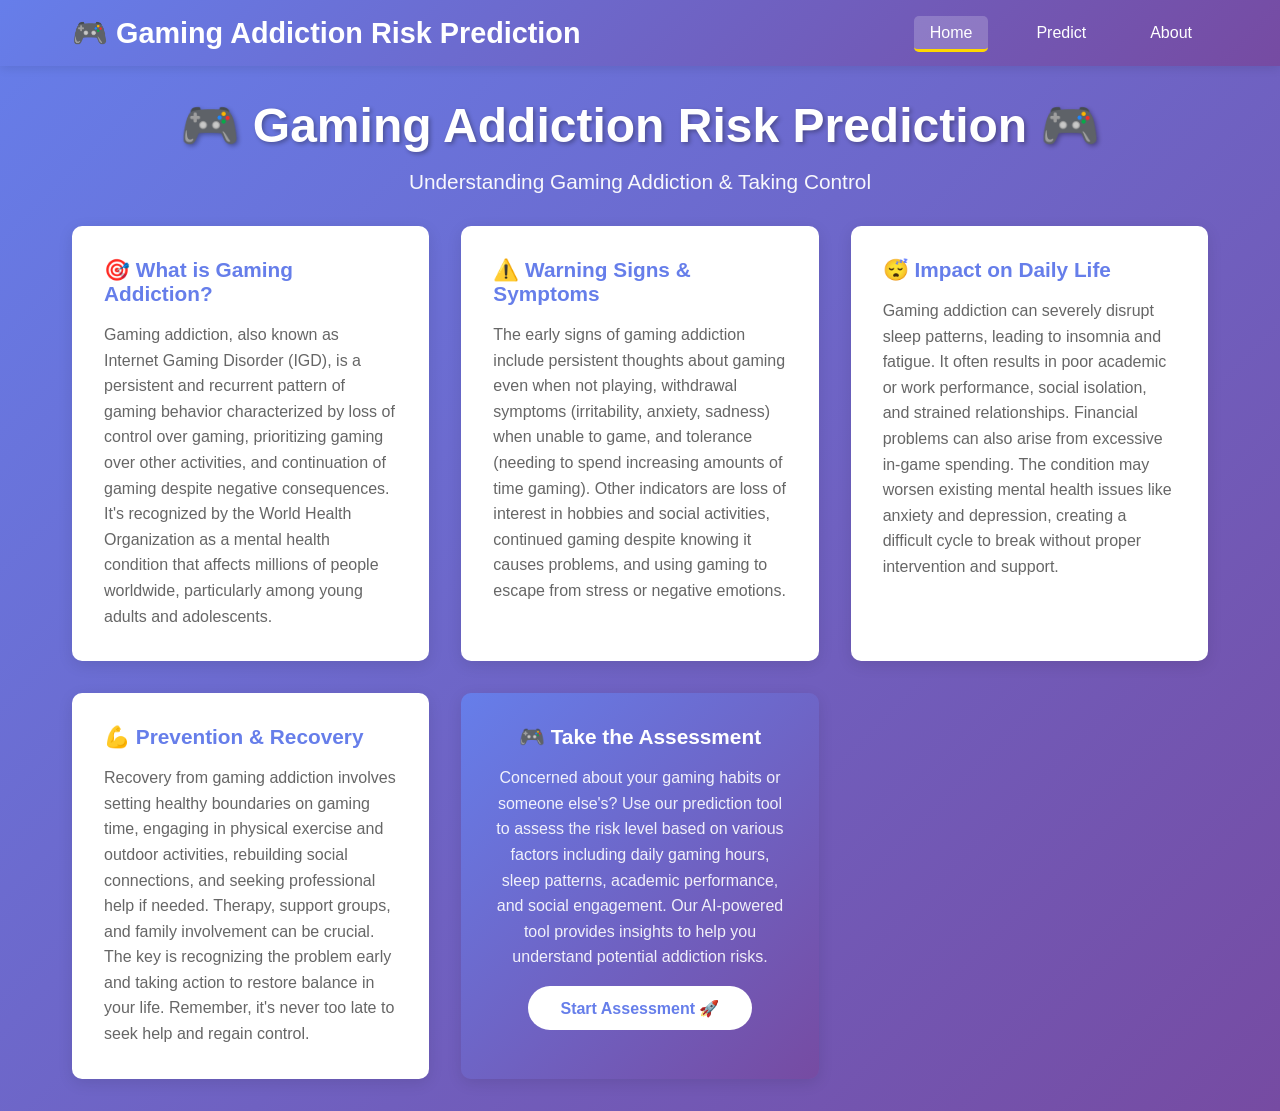
<file: static/index.html>
<!DOCTYPE html>
<html lang="en">
<head>
    <meta charset="UTF-8">
    <meta name="viewport" content="width=device-width, initial-scale=1.0">
    <title>Gaming Addiction Risk Prediction</title>
    <link rel="stylesheet" href="/static/styles.css">
</head>
<body>
    <nav class="navbar">
        <div class="nav-container">
            <h1 class="logo">🎮 Gaming Addiction Risk Prediction</h1>
            <ul class="nav-links">
                <li><a href="/" class="active">Home</a></li>
                <li><a href="/predict-page">Predict</a></li>
                <li><a href="/about-page">About</a></li>
            </ul>
        </div>
    </nav>

    <main class="home-container">
        <section class="hero">
            <h1>🎮 Gaming Addiction Risk Prediction 🎮</h1>
            <p class="subtitle">Understanding Gaming Addiction & Taking Control</p>
        </section>

        <section class="content">
            <div class="card">
                <h2>🎯 What is Gaming Addiction?</h2>
                <p>
                    Gaming addiction, also known as Internet Gaming Disorder (IGD), is a persistent and recurrent pattern 
                    of gaming behavior characterized by loss of control over gaming, prioritizing gaming over other activities, 
                    and continuation of gaming despite negative consequences. It's recognized by the World Health Organization 
                    as a mental health condition that affects millions of people worldwide, particularly among young adults and adolescents.
                </p>
            </div>

            <div class="card">
                <h2>⚠️ Warning Signs & Symptoms</h2>
                <p>
                    The early signs of gaming addiction include persistent thoughts about gaming even when not playing, 
                    withdrawal symptoms (irritability, anxiety, sadness) when unable to game, and tolerance (needing to spend 
                    increasing amounts of time gaming). Other indicators are loss of interest in hobbies and social activities, 
                    continued gaming despite knowing it causes problems, and using gaming to escape from stress or negative emotions.
                </p>
            </div>

            <div class="card">
                <h2>😴 Impact on Daily Life</h2>
                <p>
                    Gaming addiction can severely disrupt sleep patterns, leading to insomnia and fatigue. It often results in 
                    poor academic or work performance, social isolation, and strained relationships. Financial problems can also arise 
                    from excessive in-game spending. The condition may worsen existing mental health issues like anxiety and depression, 
                    creating a difficult cycle to break without proper intervention and support.
                </p>
            </div>

            <div class="card">
                <h2>💪 Prevention & Recovery</h2>
                <p>
                    Recovery from gaming addiction involves setting healthy boundaries on gaming time, engaging in physical exercise 
                    and outdoor activities, rebuilding social connections, and seeking professional help if needed. Therapy, support groups, 
                    and family involvement can be crucial. The key is recognizing the problem early and taking action to restore balance 
                    in your life. Remember, it's never too late to seek help and regain control.
                </p>
            </div>

            <div class="card highlight">
                <h2>🎮 Take the Assessment</h2>
                <p>
                    Concerned about your gaming habits or someone else's? Use our prediction tool to assess the risk level 
                    based on various factors including daily gaming hours, sleep patterns, academic performance, and social engagement. 
                    Our AI-powered tool provides insights to help you understand potential addiction risks.
                </p>
                <a href="/predict-page" class="cta-button">Start Assessment 🚀</a>
            </div>
        </section>
    </main>

</body>
</html>
</file>
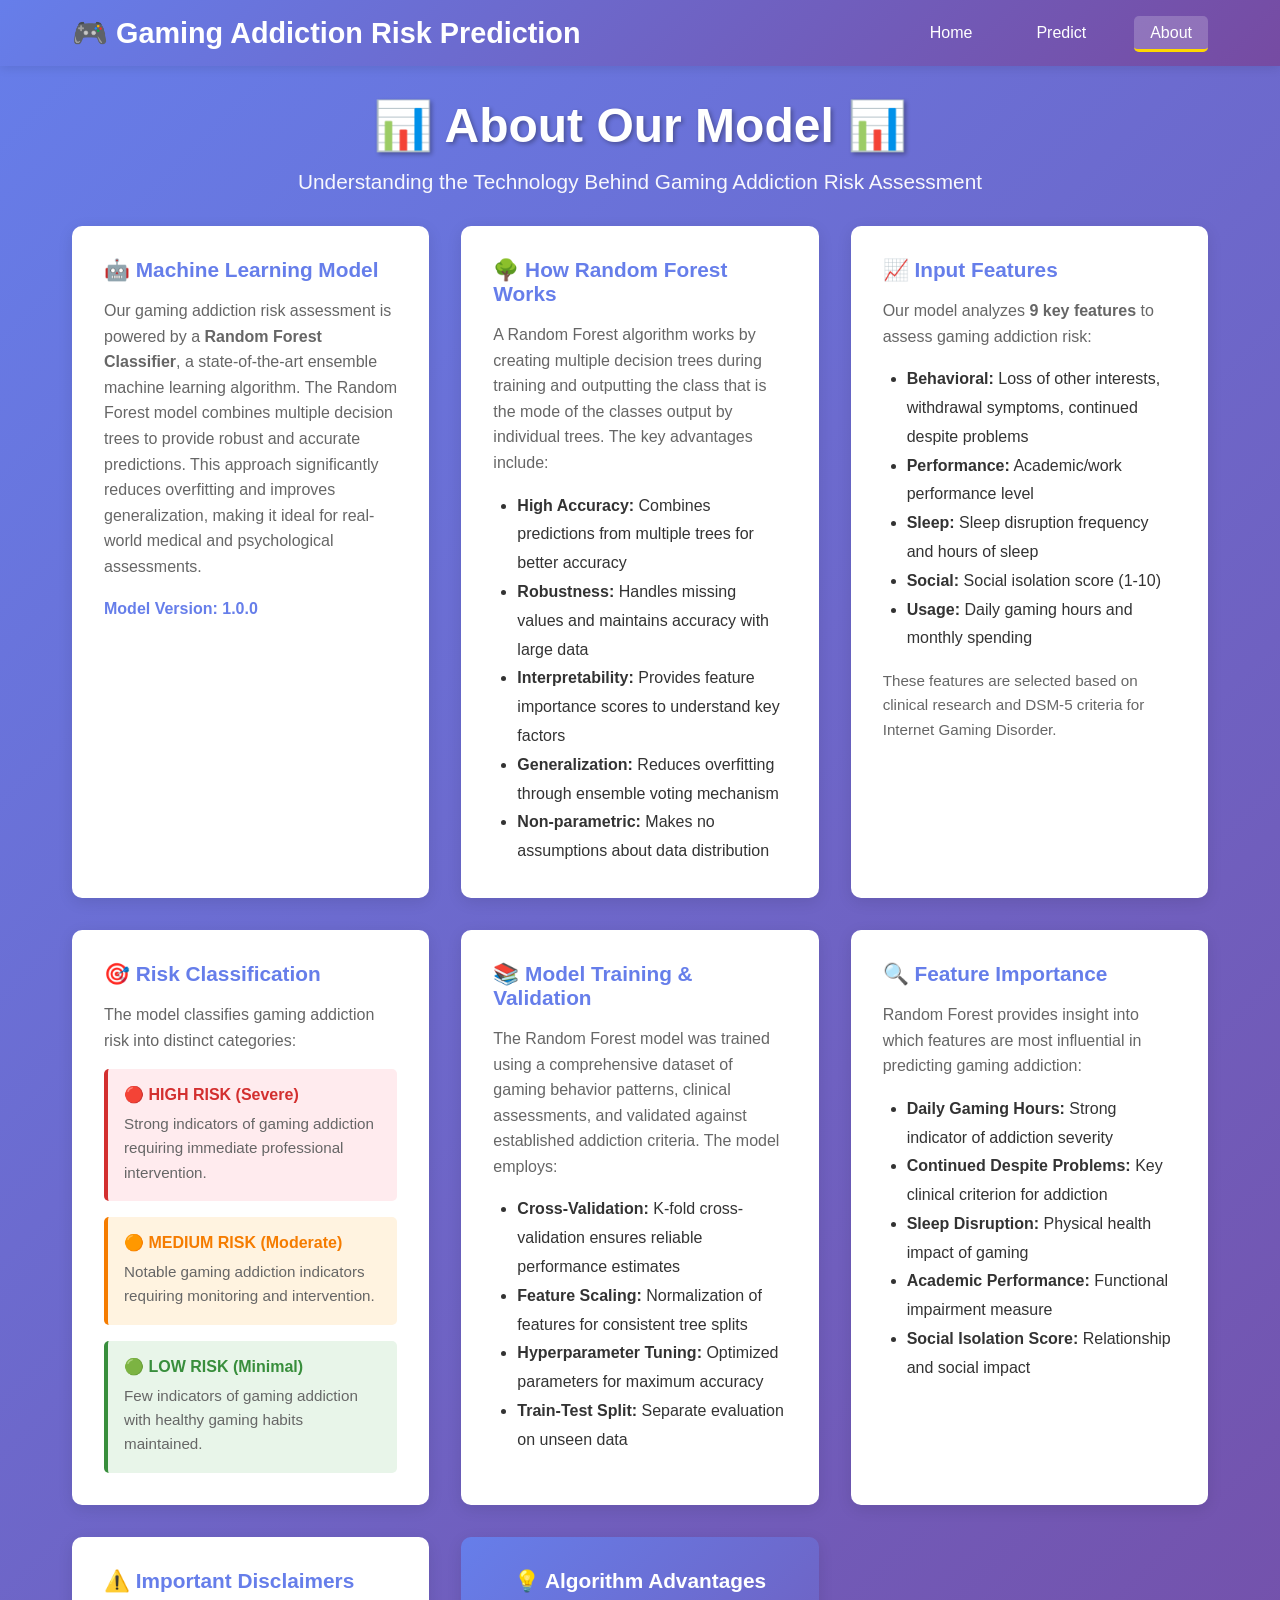
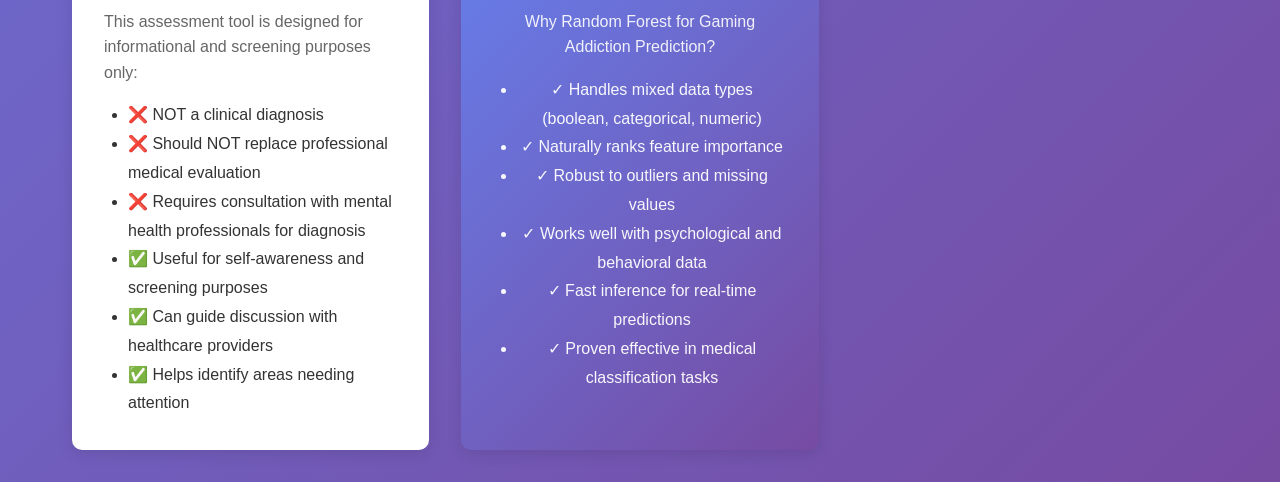
<file: static/about.html>
<!DOCTYPE html>
<html lang="en">
<head>
    <meta charset="UTF-8">
    <meta name="viewport" content="width=device-width, initial-scale=1.0">
    <title>About - Gaming Addiction Risk Prediction</title>
    <link rel="stylesheet" href="/static/styles.css">
</head>
<body>
    <nav class="navbar">
        <div class="nav-container">
            <h1 class="logo">🎮 Gaming Addiction Risk Prediction</h1>
            <ul class="nav-links">
                <li><a href="/">Home</a></li>
                <li><a href="/predict-page">Predict</a></li>
                <li><a href="/about-page" class="active">About</a></li>
            </ul>
        </div>
    </nav>

    <main class="home-container">
        <section class="hero">
            <h1>📊 About Our Model 📊</h1>
            <p class="subtitle">Understanding the Technology Behind Gaming Addiction Risk Assessment</p>
        </section>

        <section class="content">
            <div class="card">
                <h2>🤖 Machine Learning Model</h2>
                <p>
                    Our gaming addiction risk assessment is powered by a <strong>Random Forest Classifier</strong>, 
                    a state-of-the-art ensemble machine learning algorithm. The Random Forest model combines multiple 
                    decision trees to provide robust and accurate predictions. This approach significantly reduces 
                    overfitting and improves generalization, making it ideal for real-world medical and psychological 
                    assessments.
                </p>
                <p style="margin-top: 1rem; font-weight: 600; color: #667eea;">
                    <strong>Model Version:</strong> 1.0.0
                </p>
            </div>

            <div class="card">
                <h2>🌳 How Random Forest Works</h2>
                <p>
                    A Random Forest algorithm works by creating multiple decision trees during training and outputting 
                    the class that is the mode of the classes output by individual trees. The key advantages include:
                </p>
                <ul style="margin-top: 1rem; margin-left: 1.5rem; line-height: 1.8;">
                    <li><strong>High Accuracy:</strong> Combines predictions from multiple trees for better accuracy</li>
                    <li><strong>Robustness:</strong> Handles missing values and maintains accuracy with large data</li>
                    <li><strong>Interpretability:</strong> Provides feature importance scores to understand key factors</li>
                    <li><strong>Generalization:</strong> Reduces overfitting through ensemble voting mechanism</li>
                    <li><strong>Non-parametric:</strong> Makes no assumptions about data distribution</li>
                </ul>
            </div>

            <div class="card">
                <h2>📈 Input Features</h2>
                <p>
                    Our model analyzes <strong>9 key features</strong> to assess gaming addiction risk:
                </p>
                <ul style="margin-top: 1rem; margin-left: 1.5rem; line-height: 1.8;">
                    <li><strong>Behavioral:</strong> Loss of other interests, withdrawal symptoms, continued despite problems</li>
                    <li><strong>Performance:</strong> Academic/work performance level</li>
                    <li><strong>Sleep:</strong> Sleep disruption frequency and hours of sleep</li>
                    <li><strong>Social:</strong> Social isolation score (1-10)</li>
                    <li><strong>Usage:</strong> Daily gaming hours and monthly spending</li>
                </ul>
                <p style="margin-top: 1rem; font-size: 0.95rem; color: #666;">
                    These features are selected based on clinical research and DSM-5 criteria for Internet Gaming Disorder.
                </p>
            </div>

            <div class="card">
                <h2>🎯 Risk Classification</h2>
                <p>
                    The model classifies gaming addiction risk into distinct categories:
                </p>
                <div style="margin-top: 1rem; display: grid; gap: 1rem;">
                    <div style="padding: 1rem; background: #ffebee; border-left: 4px solid #d32f2f; border-radius: 5px;">
                        <strong style="color: #d32f2f;">🔴 HIGH RISK (Severe)</strong>
                        <p style="margin-top: 0.5rem; color: #666; font-size: 0.95rem;">
                            Strong indicators of gaming addiction requiring immediate professional intervention.
                        </p>
                    </div>
                    <div style="padding: 1rem; background: #fff3e0; border-left: 4px solid #f57c00; border-radius: 5px;">
                        <strong style="color: #f57c00;">🟠 MEDIUM RISK (Moderate)</strong>
                        <p style="margin-top: 0.5rem; color: #666; font-size: 0.95rem;">
                            Notable gaming addiction indicators requiring monitoring and intervention.
                        </p>
                    </div>
                    <div style="padding: 1rem; background: #e8f5e9; border-left: 4px solid #388e3c; border-radius: 5px;">
                        <strong style="color: #388e3c;">🟢 LOW RISK (Minimal)</strong>
                        <p style="margin-top: 0.5rem; color: #666; font-size: 0.95rem;">
                            Few indicators of gaming addiction with healthy gaming habits maintained.
                        </p>
                    </div>
                </div>
            </div>

            <div class="card">
                <h2>📚 Model Training & Validation</h2>
                <p>
                    The Random Forest model was trained using a comprehensive dataset of gaming behavior patterns, 
                    clinical assessments, and validated against established addiction criteria. The model employs:
                </p>
                <ul style="margin-top: 1rem; margin-left: 1.5rem; line-height: 1.8;">
                    <li><strong>Cross-Validation:</strong> K-fold cross-validation ensures reliable performance estimates</li>
                    <li><strong>Feature Scaling:</strong> Normalization of features for consistent tree splits</li>
                    <li><strong>Hyperparameter Tuning:</strong> Optimized parameters for maximum accuracy</li>
                    <li><strong>Train-Test Split:</strong> Separate evaluation on unseen data</li>
                </ul>
            </div>

            <div class="card">
                <h2>🔍 Feature Importance</h2>
                <p>
                    Random Forest provides insight into which features are most influential in predicting gaming addiction:
                </p>
                <ul style="margin-top: 1rem; margin-left: 1.5rem; line-height: 1.8;">
                    <li><strong>Daily Gaming Hours:</strong> Strong indicator of addiction severity</li>
                    <li><strong>Continued Despite Problems:</strong> Key clinical criterion for addiction</li>
                    <li><strong>Sleep Disruption:</strong> Physical health impact of gaming</li>
                    <li><strong>Academic Performance:</strong> Functional impairment measure</li>
                    <li><strong>Social Isolation Score:</strong> Relationship and social impact</li>
                </ul>
            </div>

            <div class="card">
                <h2>⚠️ Important Disclaimers</h2>
                <p>
                    This assessment tool is designed for informational and screening purposes only:
                </p>
                <ul style="margin-top: 1rem; margin-left: 1.5rem; line-height: 1.8;">
                    <li>❌ NOT a clinical diagnosis</li>
                    <li>❌ Should NOT replace professional medical evaluation</li>
                    <li>❌ Requires consultation with mental health professionals for diagnosis</li>
                    <li>✅ Useful for self-awareness and screening purposes</li>
                    <li>✅ Can guide discussion with healthcare providers</li>
                    <li>✅ Helps identify areas needing attention</li>
                </ul>
            </p>
            </div>

            <div class="card highlight">
                <h2>💡 Algorithm Advantages</h2>
                <p>
                    Why Random Forest for Gaming Addiction Prediction?
                </p>
                <ul style="margin-top: 1rem; margin-left: 1.5rem; line-height: 1.8; color: rgba(255, 255, 255, 0.95);">
                    <li>✓ Handles mixed data types (boolean, categorical, numeric)</li>
                    <li>✓ Naturally ranks feature importance</li>
                    <li>✓ Robust to outliers and missing values</li>
                    <li>✓ Works well with psychological and behavioral data</li>
                    <li>✓ Fast inference for real-time predictions</li>
                    <li>✓ Proven effective in medical classification tasks</li>
                </ul>
            </div>

        </section>
    </main>

</body>
</html>
</file>
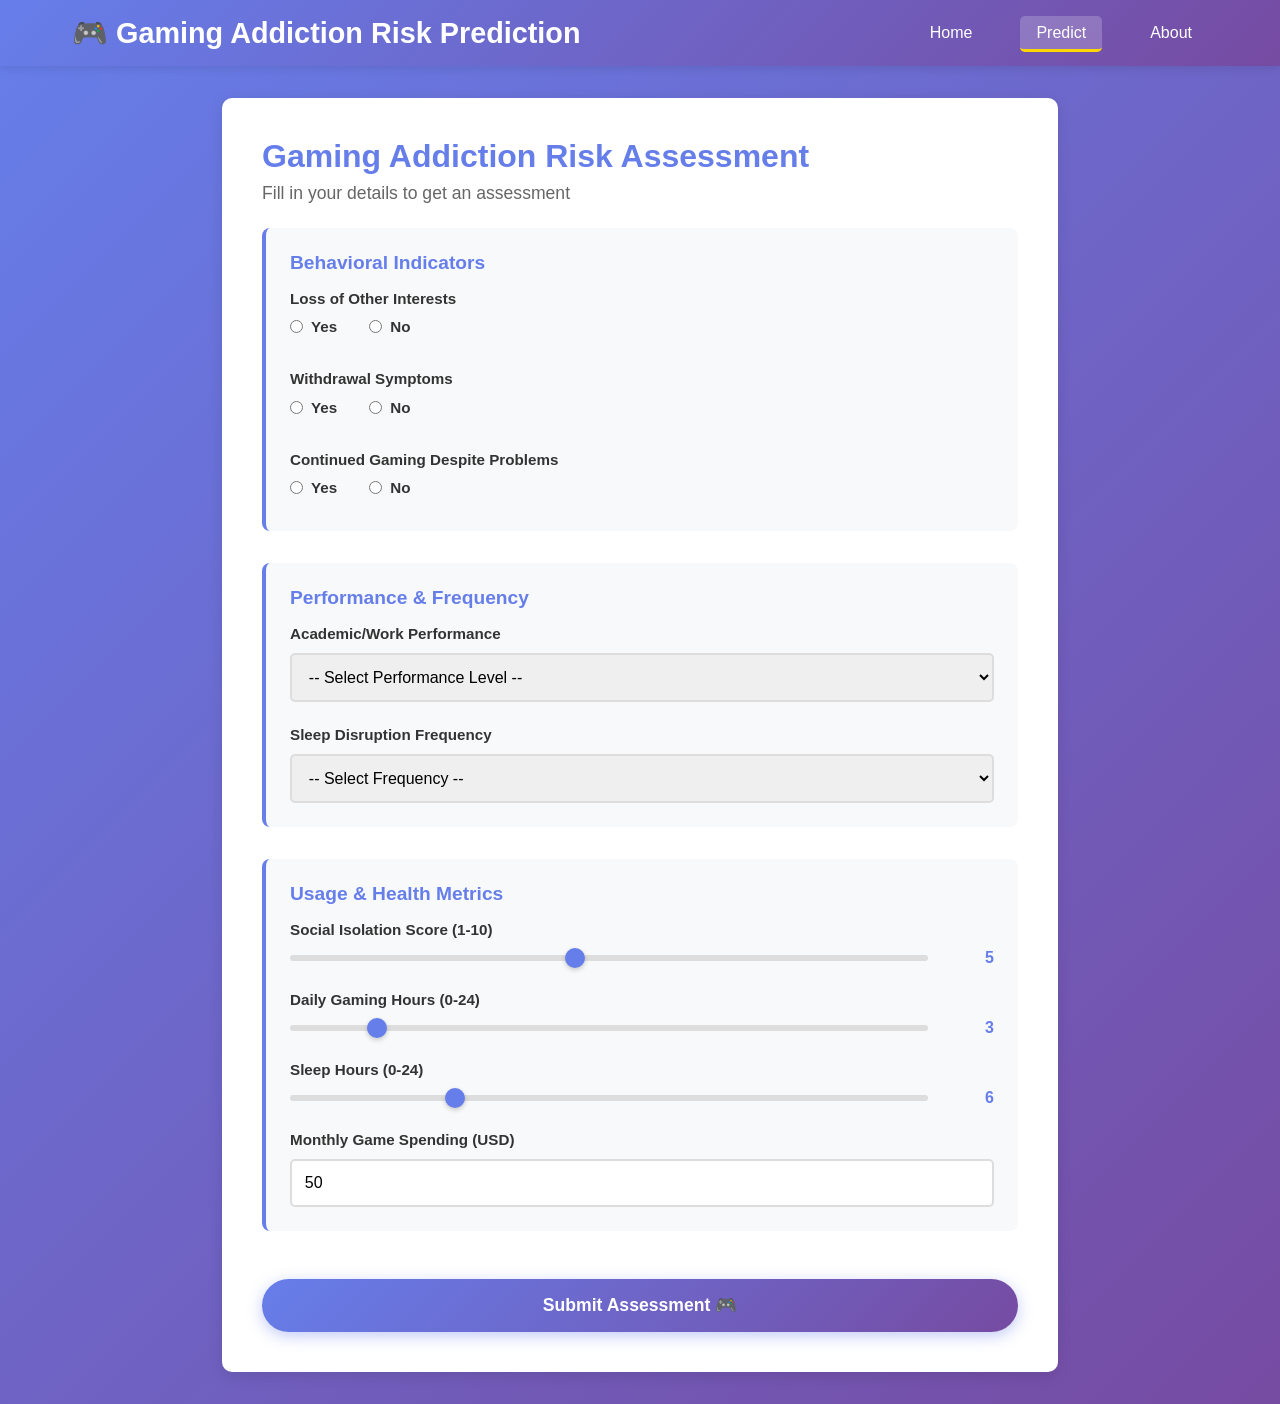
<file: static/predict.html>
<!DOCTYPE html>
<html lang="en">
<head>
    <meta charset="UTF-8">
    <meta name="viewport" content="width=device-width, initial-scale=1.0">
    <title>Gaming Addiction Risk Assessment</title>
    <link rel="stylesheet" href="/static/styles.css">
</head>
<body>
    <nav class="navbar">
        <div class="nav-container">
            <h1 class="logo">🎮 Gaming Addiction Risk Prediction</h1>
            <ul class="nav-links">
                <li><a href="/">Home</a></li>
                <li><a href="/predict-page" class="active">Predict</a></li>
                <li><a href="/about-page">About</a></li>
            </ul>
        </div>
    </nav>

    <main class="container">
        <section class="form-section">
            <h2>Gaming Addiction Risk Assessment</h2>
            <p class="form-subtitle">Fill in your details to get an assessment</p>

            <form id="predictionForm" class="prediction-form">
                <!-- Boolean Fields -->
                <div class="form-group boolean-group">
                    <h3>Behavioral Indicators</h3>

                    <div class="input-field">
                        <label>Loss of Other Interests</label>
                        <div class="radio-group">
                            <label class="radio-label">
                                <input type="radio" name="loss_of_other_interests" value="true" required>
                                Yes
                            </label>
                            <label class="radio-label">
                                <input type="radio" name="loss_of_other_interests" value="false" required>
                                No
                            </label>
                        </div>
                    </div>

                    <div class="input-field">
                        <label>Withdrawal Symptoms</label>
                        <div class="radio-group">
                            <label class="radio-label">
                                <input type="radio" name="withdrawal_symptoms" value="true" required>
                                Yes
                            </label>
                            <label class="radio-label">
                                <input type="radio" name="withdrawal_symptoms" value="false" required>
                                No
                            </label>
                        </div>
                    </div>

                    <div class="input-field">
                        <label>Continued Gaming Despite Problems</label>
                        <div class="radio-group">
                            <label class="radio-label">
                                <input type="radio" name="continued_despite_problems" value="true" required>
                                Yes
                            </label>
                            <label class="radio-label">
                                <input type="radio" name="continued_despite_problems" value="false" required>
                                No
                            </label>
                        </div>
                    </div>
                </div>

                <!-- Dropdown Fields -->
                <div class="form-group">
                    <h3>Performance & Frequency</h3>

                    <div class="input-field">
                        <label for="academic_performance">Academic/Work Performance</label>
                        <select id="academic_performance" name="academic_work_performance" required>
                            <option value="">-- Select Performance Level --</option>
                            <option value="Failing">Failing</option>
                            <option value="Poor">Poor</option>
                            <option value="Below Average">Below Average</option>
                            <option value="Average">Average</option>
                            <option value="Good">Good</option>
                            <option value="Excellent">Excellent</option>
                        </select>
                    </div>

                    <div class="input-field">
                        <label for="sleep_disruption">Sleep Disruption Frequency</label>
                        <select id="sleep_disruption" name="sleep_disruption_frequency" required>
                            <option value="">-- Select Frequency --</option>
                            <option value="Never">Never</option>
                            <option value="Rarely">Rarely</option>
                            <option value="Sometimes">Sometimes</option>
                            <option value="Often">Often</option>
                            <option value="Always">Always</option>
                        </select>
                    </div>
                </div>

                <!-- Range Fields -->
                <div class="form-group">
                    <h3>Usage & Health Metrics</h3>

                    <div class="input-field">
                        <label for="social_isolation">Social Isolation Score (1-10)</label>
                        <div class="slider-container">
                            <input type="range" id="social_isolation" name="social_isolation_score" 
                                   min="1" max="10" value="5" class="slider">
                            <span class="slider-value" id="social_isolation_value">5</span>
                        </div>
                    </div>

                    <div class="input-field">
                        <label for="daily_gaming">Daily Gaming Hours (0-24)</label>
                        <div class="slider-container">
                            <input type="range" id="daily_gaming" name="daily_gaming_hours" 
                                   min="0" max="24" step="0.5" value="3" class="slider">
                            <span class="slider-value" id="daily_gaming_value">3</span>
                        </div>
                    </div>

                    <div class="input-field">
                        <label for="sleep_hours">Sleep Hours (0-24)</label>
                        <div class="slider-container">
                            <input type="range" id="sleep_hours" name="sleep_hours" 
                                   min="0" max="24" step="0.5" value="6" class="slider">
                            <span class="slider-value" id="sleep_hours_value">6</span>
                        </div>
                    </div>

                    <div class="input-field">
                        <label for="monthly_spending">Monthly Game Spending (USD)</label>
                        <input type="number" id="monthly_spending" name="monthly_game_spending_usd" 
                               min="0" step="0.01" value="50" placeholder="Enter amount in USD" required>
                    </div>
                </div>

                <button type="submit" class="submit-button">Submit Assessment 🎮</button>
            </form>
        </section>
    </main>

    <!-- Result Modal -->
    <div id="resultModal" class="modal">
        <div class="modal-content">
            <span class="close">&times;</span>
            <h2>🎮 Gaming Addiction Risk Assessment Result</h2>
            <div id="resultContent"></div>
            <button class="modal-close-button">Close</button>
        </div>
    </div>

    <script src="/static/script.js"></script>
</body>
</html>
</file>
<file: static/styles.css>
* {
    margin: 0;
    padding: 0;
    box-sizing: border-box;
}

body {
    font-family: 'Segoe UI', Tahoma, Geneva, Verdana, sans-serif;
    background: linear-gradient(135deg, #667eea 0%, #764ba2 100%);
    color: #333;
    min-height: 100vh;
    display: flex;
    flex-direction: column;
}

/* Navigation */
.navbar {
    background: linear-gradient(135deg, #667eea 0%, #764ba2 100%);
    box-shadow: 0 2px 10px rgba(0, 0, 0, 0.1);
    position: sticky;
    top: 0;
    z-index: 100;
}

.nav-container {
    max-width: 1200px;
    margin: 0 auto;
    padding: 1rem 2rem;
    display: flex;
    justify-content: space-between;
    align-items: center;
    flex-wrap: wrap;
}

.logo {
    color: white;
    font-size: 1.8rem;
    font-weight: bold;
    margin-right: 2rem;
}

.nav-links {
    display: flex;
    list-style: none;
    gap: 2rem;
}

.nav-links a {
    color: white;
    text-decoration: none;
    font-weight: 500;
    padding: 0.5rem 1rem;
    border-radius: 5px;
    transition: all 0.3s ease;
}

.nav-links a:hover,
.nav-links a.active {
    background: rgba(255, 255, 255, 0.2);
    border-bottom: 3px solid #ffd700;
}

/* Main Container */
.home-container {
    flex: 1;
    max-width: 1200px;
    margin: 0 auto;
    width: 100%;
    padding: 2rem;
}

.container {
    flex: 1;
    max-width: 900px;
    margin: 0 auto;
    width: 100%;
    padding: 2rem;
}

/* Hero Section */
.hero {
    text-align: center;
    color: white;
    margin-bottom: 2rem;
    animation: slideIn 0.6s ease;
}

.hero h1 {
    font-size: 3rem;
    margin-bottom: 1rem;
    text-shadow: 2px 2px 4px rgba(0, 0, 0, 0.3);
}

.subtitle {
    font-size: 1.3rem;
    opacity: 0.95;
}

.form-subtitle {
    color: #666;
    font-size: 1.1rem;
    margin-bottom: 1.5rem;
}

/* Content Section */
.content {
    display: grid;
    grid-template-columns: repeat(auto-fit, minmax(300px, 1fr));
    gap: 2rem;
    animation: fadeIn 0.8s ease;
}

/* Card Styling */
.card {
    background: white;
    padding: 2rem;
    border-radius: 10px;
    box-shadow: 0 4px 15px rgba(0, 0, 0, 0.1);
    transition: transform 0.3s ease, box-shadow 0.3s ease;
}

.card:hover {
    transform: translateY(-5px);
    box-shadow: 0 8px 25px rgba(0, 0, 0, 0.15);
}

.card h2 {
    color: #667eea;
    margin-bottom: 1rem;
    font-size: 1.3rem;
}

.card p {
    color: #666;
    line-height: 1.6;
}

.card.highlight {
    background: linear-gradient(135deg, #667eea 0%, #764ba2 100%);
    color: white;
    text-align: center;
}

.card.highlight h2 {
    color: white;
}

.card.highlight p {
    color: rgba(255, 255, 255, 0.9);
}

/* CTA Button */
.cta-button {
    display: inline-block;
    background: white;
    color: #667eea;
    padding: 0.8rem 2rem;
    border-radius: 25px;
    text-decoration: none;
    font-weight: bold;
    margin-top: 1rem;
    transition: all 0.3s ease;
}

.cta-button:hover {
    transform: scale(1.05);
    box-shadow: 0 4px 15px rgba(0, 0, 0, 0.2);
}

/* Form Section */
.form-section {
    background: white;
    padding: 2.5rem;
    border-radius: 10px;
    box-shadow: 0 4px 15px rgba(0, 0, 0, 0.1);
}

.form-section h2 {
    color: #667eea;
    margin-bottom: 0.5rem;
    font-size: 2rem;
}

/* Form Styling */
.prediction-form {
    display: grid;
    gap: 2rem;
}

.form-group {
    padding: 1.5rem;
    background: #f8f9fa;
    border-radius: 8px;
    border-left: 4px solid #667eea;
}

.form-group h3 {
    color: #667eea;
    margin-bottom: 1rem;
    font-size: 1.2rem;
}

.input-field {
    margin-bottom: 1.5rem;
    display: flex;
    flex-direction: column;
}

.input-field:last-child {
    margin-bottom: 0;
}

.input-field label {
    font-weight: 600;
    color: #333;
    margin-bottom: 0.7rem;
    font-size: 0.95rem;
}

.input-field input[type="text"],
.input-field input[type="number"],
.input-field select {
    padding: 0.8rem;
    border: 2px solid #ddd;
    border-radius: 5px;
    font-size: 1rem;
    transition: border-color 0.3s ease;
    font-family: inherit;
}

.input-field input[type="text"]:focus,
.input-field input[type="number"]:focus,
.input-field select:focus {
    outline: none;
    border-color: #667eea;
    box-shadow: 0 0 0 3px rgba(102, 126, 234, 0.1);
}

/* Radio Group */
.radio-group {
    display: flex;
    gap: 2rem;
}

.radio-label {
    display: flex;
    align-items: center;
    cursor: pointer;
    font-weight: 500;
    color: #666;
}

.radio-label input[type="radio"] {
    margin-right: 0.5rem;
    cursor: pointer;
    accent-color: #667eea;
}

/* Slider */
.slider-container {
    display: flex;
    align-items: center;
    gap: 1rem;
}

.slider {
    flex: 1;
    height: 6px;
    border-radius: 3px;
    background: #ddd;
    outline: none;
    -webkit-appearance: none;
    appearance: none;
}

.slider::-webkit-slider-thumb {
    -webkit-appearance: none;
    appearance: none;
    width: 20px;
    height: 20px;
    border-radius: 50%;
    background: #667eea;
    cursor: pointer;
    box-shadow: 0 2px 5px rgba(0, 0, 0, 0.2);
}

.slider::-moz-range-thumb {
    width: 20px;
    height: 20px;
    border-radius: 50%;
    background: #667eea;
    cursor: pointer;
    border: none;
    box-shadow: 0 2px 5px rgba(0, 0, 0, 0.2);
}

.slider-value {
    min-width: 50px;
    text-align: right;
    font-weight: 600;
    color: #667eea;
}

/* Submit Button */
.submit-button {
    background: linear-gradient(135deg, #667eea 0%, #764ba2 100%);
    color: white;
    padding: 1rem 2.5rem;
    border: none;
    border-radius: 50px;
    font-size: 1.1rem;
    font-weight: bold;
    cursor: pointer;
    transition: all 0.3s ease;
    box-shadow: 0 4px 15px rgba(102, 126, 234, 0.4);
    margin-top: 1rem;
}

.submit-button:hover {
    transform: translateY(-2px);
    box-shadow: 0 6px 20px rgba(102, 126, 234, 0.6);
}

.submit-button:active {
    transform: translateY(0);
}

/* Modal */
.modal {
    display: none;
    position: fixed;
    z-index: 1000;
    left: 0;
    top: 0;
    width: 100%;
    height: 100%;
    background-color: rgba(0, 0, 0, 0.5);
    animation: fadeIn 0.3s ease;
}

.modal.show {
    display: flex;
    justify-content: center;
    align-items: center;
}

.modal-content {
    background-color: white;
    padding: 2.5rem;
    border-radius: 10px;
    box-shadow: 0 4px 20px rgba(0, 0, 0, 0.3);
    max-width: 500px;
    width: 90%;
    animation: slideDown 0.3s ease;
    position: relative;
}

.modal-content h2 {
    color: #667eea;
    margin-bottom: 1.5rem;
    text-align: center;
}

.close {
    color: #aaa;
    float: right;
    font-size: 28px;
    font-weight: bold;
    cursor: pointer;
    transition: color 0.3s ease;
}

.close:hover {
    color: #667eea;
}

#resultContent {
    background: #f8f9fa;
    padding: 1.5rem;
    border-radius: 8px;
    margin-bottom: 1.5rem;
    line-height: 1.8;
}

#resultContent p {
    margin-bottom: 0.8rem;
    color: #333;
    font-size: 1.05rem;
}

.result-high {
    color: #d32f2f;
    font-weight: bold;
}

.result-medium {
    color: #f57c00;
    font-weight: bold;
}

.result-low {
    color: #388e3c;
    font-weight: bold;
}

.modal-close-button {
    background: linear-gradient(135deg, #667eea 0%, #764ba2 100%);
    color: white;
    padding: 0.8rem 2rem;
    border: none;
    border-radius: 25px;
    font-size: 1rem;
    font-weight: bold;
    cursor: pointer;
    width: 100%;
    transition: all 0.3s ease;
}

.modal-close-button:hover {
    transform: translateY(-2px);
    box-shadow: 0 4px 15px rgba(102, 126, 234, 0.4);
}

/* Footer */
footer {
    background: rgba(0, 0, 0, 0.1);
    color: white;
    text-align: center;
    padding: 1.5rem;
    margin-top: auto;
}

/* Animations */
@keyframes slideIn {
    from {
        opacity: 0;
        transform: translateY(-20px);
    }
    to {
        opacity: 1;
        transform: translateY(0);
    }
}

@keyframes fadeIn {
    from {
        opacity: 0;
    }
    to {
        opacity: 1;
    }
}

@keyframes slideDown {
    from {
        opacity: 0;
        transform: translateY(-20px);
    }
    to {
        opacity: 1;
        transform: translateY(0);
    }
}

/* Responsive Design */
@media (max-width: 768px) {
    .hero h1 {
        font-size: 2rem;
    }

    .nav-container {
        flex-direction: column;
        gap: 1rem;
    }

    .logo {
        margin-right: 0;
        margin-bottom: 1rem;
    }

    .nav-links {
        gap: 1rem;
    }

    .form-section {
        padding: 1.5rem;
    }

    .radio-group {
        flex-direction: column;
        gap: 1rem;
    }

    .modal-content {
        padding: 1.5rem;
    }

    .input-field {
        margin-bottom: 1rem;
    }
}

/* Loading State */
.loading {
    opacity: 0.6;
    pointer-events: none;
}
</file>
